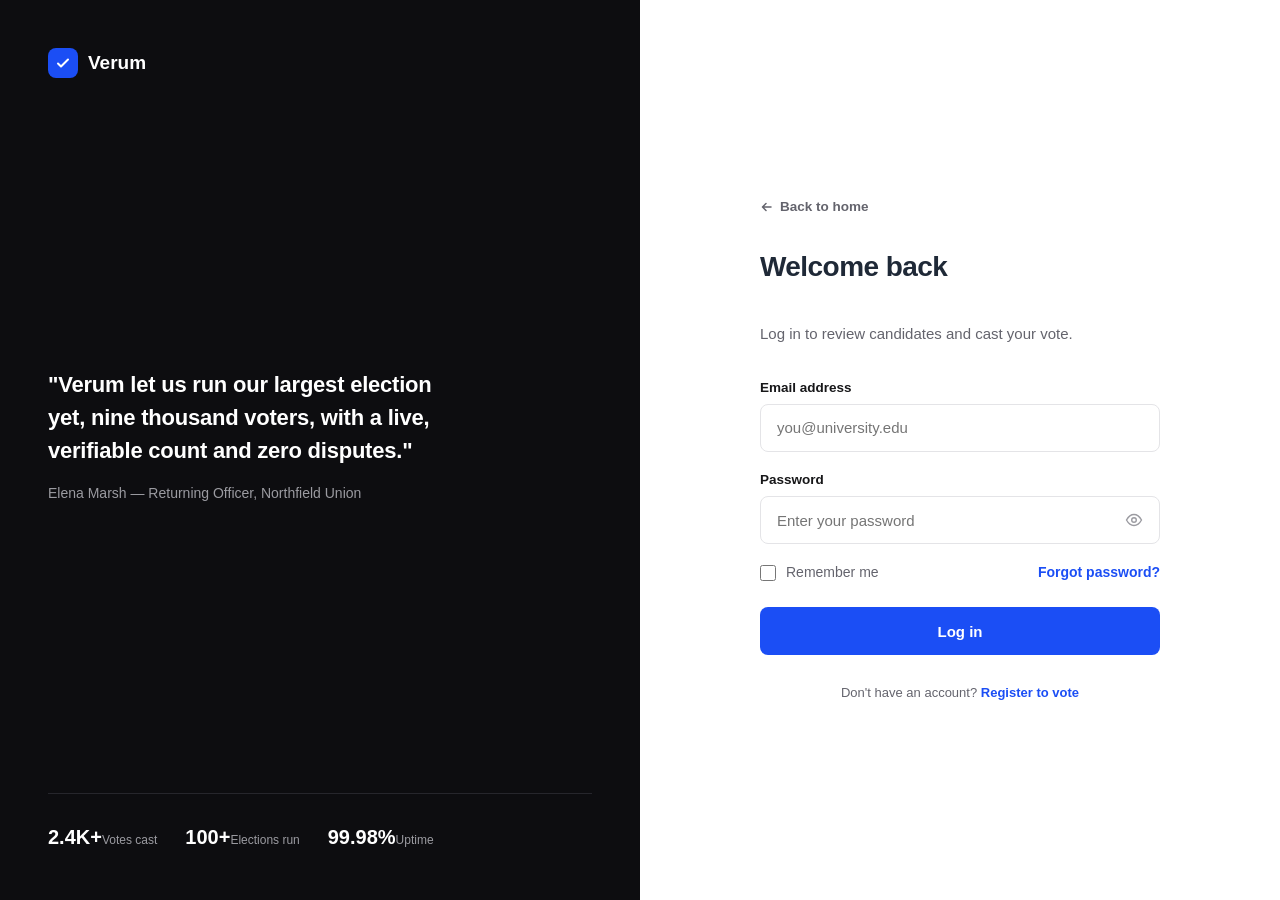
<file: pages/login.html>
<!DOCTYPE html>
<html lang="en">
<head>
<meta charset="UTF-8">
<meta name="viewport" content="width=device-width, initial-scale=1.0">
<title>Log in — Verum</title>
<link rel="stylesheet" href="../css/styles.css">
<link rel="stylesheet" href="../css/dashbaord.css">
</head>
<body>

<div class="auth-wrapper">

  <!-- Left brand panel -->
  <aside class="auth-panel">
    <a href="../index.html" class="logo">
      <span class="logo-mark">
        <svg width="16" height="16" viewBox="0 0 16 16" fill="none">
          <path d="M3 8.5L6 11.5L13 4.5" stroke="white" stroke-width="2" stroke-linecap="round" stroke-linejoin="round"/>
        </svg>
      </span>
      Verum
    </a>

    <div class="auth-quote">
      <p>"Verum let us run our largest election yet, nine thousand voters, with a live, verifiable count and zero disputes."</p>
      <div class="quote-author">Elena Marsh — Returning Officer, Northfield Union</div>
    </div>

    <div class="auth-panel-stats">
      <div><span class="num">2.4K+</span><span class="label">Votes cast</span></div>
      <div><span class="num">100+</span><span class="label">Elections run</span></div>
      <div><span class="num">99.98%</span><span class="label">Uptime</span></div>
    </div>
  </aside>

  <!-- Right form side -->
  <main class="auth-form-side">
    <div class="auth-box">
      <a href="../index.html" class="back-link">
        <svg width="14" height="14" viewBox="0 0 14 14" fill="none">
          <path d="M11 7H3M6 3.5L2.5 7 6 10.5" stroke="currentColor" stroke-width="1.5" stroke-linecap="round" stroke-linejoin="round"/>
        </svg>
        Back to home
      </a>

      <h1>Welcome back</h1>
      <p class="sub-text">Log in to review candidates and cast your vote.</p>

      <form id="loginForm">
        <div class="form-group">
          <label for="email">Email address</label>
          <div class="input-wrap">
            <input type="email" id="loginemail" name="email" placeholder="you@university.edu" autocomplete="email" required>
          </div>
        </div>

        <div class="form-group">
          <label for="loginPassword">Password</label>
          <div class="input-wrap">
            <input type="password" id="loginPassword" name="password" placeholder="Enter your password" autocomplete="current-password" required>
            <button type="button" class="toggle-password" data-target="loginPassword" aria-label="Show password">
              <svg class="eye-open" width="18" height="18" viewBox="0 0 18 18" fill="none">
                <path d="M1.5 9S4.5 3.5 9 3.5 16.5 9 16.5 9 13.5 14.5 9 14.5 1.5 9 1.5 9z" stroke="currentColor" stroke-width="1.4"/>
                <circle cx="9" cy="9" r="2.3" stroke="currentColor" stroke-width="1.4"/>
              </svg>
              <svg class="eye-closed" width="18" height="18" viewBox="0 0 18 18" fill="none" style="display:none;">
                <path d="M1.5 9S4.5 3.5 9 3.5 16.5 9 16.5 9 13.5 14.5 9 14.5 1.5 9 1.5 9z" stroke="currentColor" stroke-width="1.4"/>
                <path d="M2.5 2.5l13 13" stroke="currentColor" stroke-width="1.4" stroke-linecap="round"/>
              </svg>
            </button>
          </div>
        </div>

        <div class="form-row-between">
          <label class="checkbox-line">
            <input type="checkbox" id="remember" name="remember">
            Remember me
          </label>
          <a href="#" class="link-blue">Forgot password?</a>
        </div>

        <button type="submit" class="btn btn-primary btn-block">Log in</button>
      </form>
      <p class="auth-footer-text">Don't have an account? <a href="register.html">Register to vote</a></p>
    </div>
  </main>

</div>

<script type="module" src="../js/login.js"></script>
</body>
</html>
</file>
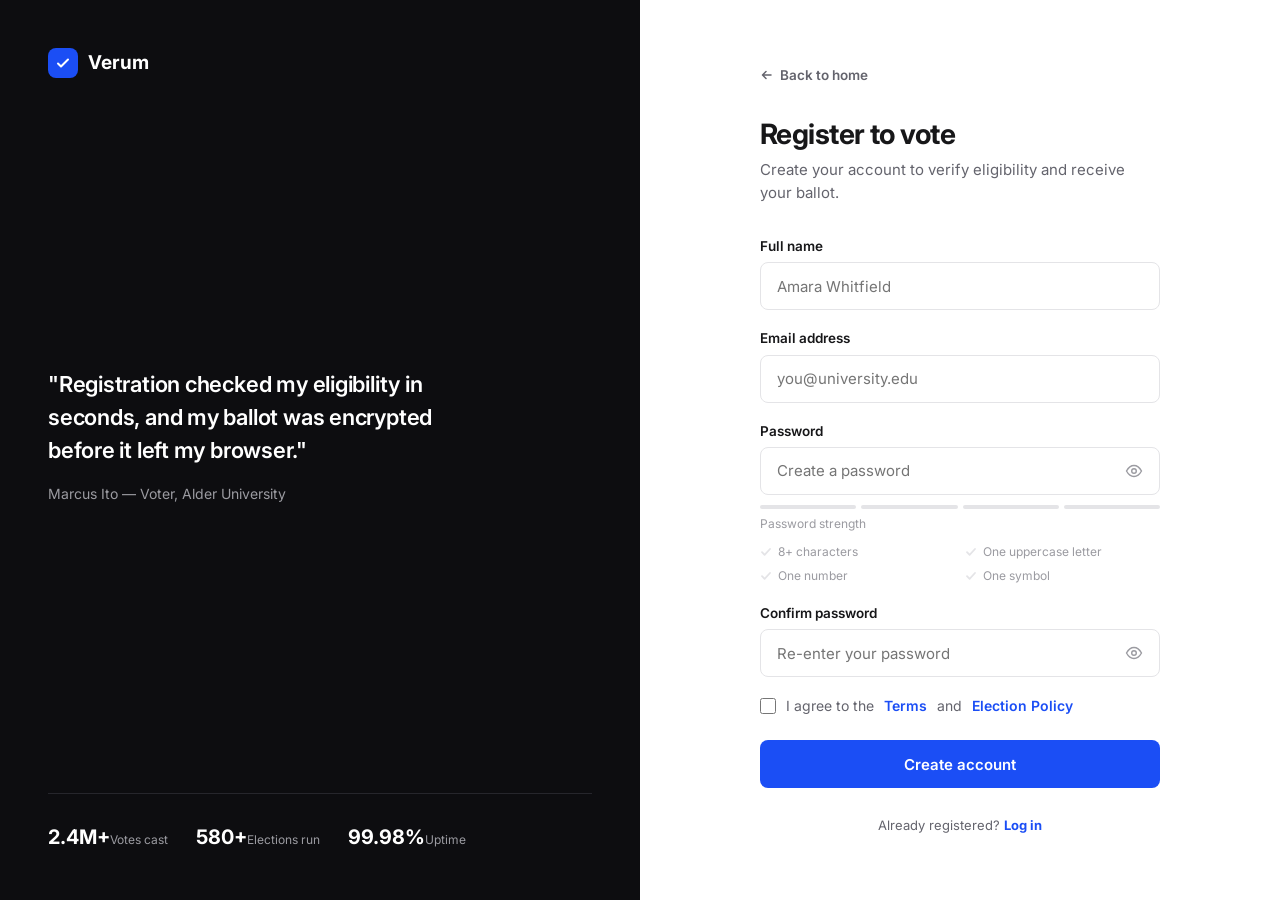
<file: pages/register.html>
<!DOCTYPE html>
<html lang="en">
<head>
<meta charset="UTF-8">
<meta name="viewport" content="width=device-width, initial-scale=1.0">
<title>Register — Verum</title>
<link rel="stylesheet" href="../css/styles.css">
</head>
<body>

<div class="auth-wrapper">

  <!-- Left brand panel -->
  <aside class="auth-panel">
    <a href="../index.html" class="logo">
      <span class="logo-mark">
        <svg width="16" height="16" viewBox="0 0 16 16" fill="none">
          <path d="M3 8.5L6 11.5L13 4.5" stroke="white" stroke-width="2" stroke-linecap="round" stroke-linejoin="round"/>
        </svg>
      </span>
      Verum
    </a>

    <div class="auth-quote">
      <p>"Registration checked my eligibility in seconds, and my ballot was encrypted before it left my browser."</p>
      <div class="quote-author">Marcus Ito — Voter, Alder University</div>
    </div>

    <div class="auth-panel-stats">
      <div><span class="num">2.4M+</span><span class="label">Votes cast</span></div>
      <div><span class="num">580+</span><span class="label">Elections run</span></div>
      <div><span class="num">99.98%</span><span class="label">Uptime</span></div>
    </div>
  </aside>

  <!-- Right form side -->
  <main class="auth-form-side">
    <div class="auth-box">
      <a href="../index.html" class="back-link">
        <svg width="14" height="14" viewBox="0 0 14 14" fill="none">
          <path d="M11 7H3M6 3.5L2.5 7 6 10.5" stroke="currentColor" stroke-width="1.5" stroke-linecap="round" stroke-linejoin="round"/>
        </svg>
        Back to home
      </a>

      <h1>Register to vote</h1>
      <p class="sub-text">Create your account to verify eligibility and receive your ballot.</p>

      <form id="singupForm">
        <div class="form-group">
          <label for="fullName">Full name</label>
          <div class="input-wrap">
            <input type="text" id="fullName" name="fullName" placeholder="Amara Whitfield" autocomplete="name" required>
          </div>
        </div>

        <div class="form-group">
          <label for="regEmail">Email address</label>
          <div class="input-wrap">
            <input type="email" id="regEmail" name="email" placeholder="you@university.edu" autocomplete="email" required>
          </div>
        </div>

        <div class="form-group">
          <label for="password">Password</label>
          <div class="input-wrap">
            <input type="password" id="password" name="password" placeholder="Create a password" autocomplete="new-password" required>
            <button type="button" class="toggle-password" data-target="password" aria-label="Show password">
              <svg class="eye-open" width="18" height="18" viewBox="0 0 18 18" fill="none">
                <path d="M1.5 9S4.5 3.5 9 3.5 16.5 9 16.5 9 13.5 14.5 9 14.5 1.5 9 1.5 9z" stroke="currentColor" stroke-width="1.4"/>
                <circle cx="9" cy="9" r="2.3" stroke="currentColor" stroke-width="1.4"/>
              </svg>
              <svg class="eye-closed" width="18" height="18" viewBox="0 0 18 18" fill="none" style="display:none;">
                <path d="M1.5 9S4.5 3.5 9 3.5 16.5 9 16.5 9 13.5 14.5 9 14.5 1.5 9 1.5 9z" stroke="currentColor" stroke-width="1.4"/>
                <path d="M2.5 2.5l13 13" stroke="currentColor" stroke-width="1.4" stroke-linecap="round"/>
              </svg>
            </button>
          </div>

          <div class="strength-bars">
            <i></i><i></i><i></i><i></i>
          </div>
          <div class="strength-label">
            <span>Password strength</span>
            <span id="strengthText"></span>
          </div>

          <ul class="requirement-list">
            <li data-rule="length">
              <svg width="12" height="12" viewBox="0 0 12 12" fill="none"><path d="M2 6.2l2.6 2.6L10 3" stroke="currentColor" stroke-width="1.8" stroke-linecap="round" stroke-linejoin="round"/></svg>
              8+ characters
            </li>
            <li data-rule="upper">
              <svg width="12" height="12" viewBox="0 0 12 12" fill="none"><path d="M2 6.2l2.6 2.6L10 3" stroke="currentColor" stroke-width="1.8" stroke-linecap="round" stroke-linejoin="round"/></svg>
              One uppercase letter
            </li>
            <li data-rule="number">
              <svg width="12" height="12" viewBox="0 0 12 12" fill="none"><path d="M2 6.2l2.6 2.6L10 3" stroke="currentColor" stroke-width="1.8" stroke-linecap="round" stroke-linejoin="round"/></svg>
              One number
            </li>
            <li data-rule="symbol">
              <svg width="12" height="12" viewBox="0 0 12 12" fill="none"><path d="M2 6.2l2.6 2.6L10 3" stroke="currentColor" stroke-width="1.8" stroke-linecap="round" stroke-linejoin="round"/></svg>
              One symbol
            </li>
          </ul>
        </div>

        <div class="form-group">
          <label for="confirmPassword">Confirm password</label>
          <div class="input-wrap">
            <input type="password" id="confirmPassword" name="confirmPassword" placeholder="Re-enter your password" autocomplete="new-password" required>
            <button type="button" class="toggle-password" data-target="confirmPassword" aria-label="Show password">
              <svg class="eye-open" width="18" height="18" viewBox="0 0 18 18" fill="none">
                <path d="M1.5 9S4.5 3.5 9 3.5 16.5 9 16.5 9 13.5 14.5 9 14.5 1.5 9 1.5 9z" stroke="currentColor" stroke-width="1.4"/>
                <circle cx="9" cy="9" r="2.3" stroke="currentColor" stroke-width="1.4"/>
              </svg>
              <svg class="eye-closed" width="18" height="18" viewBox="0 0 18 18" fill="none" style="display:none;">
                <path d="M1.5 9S4.5 3.5 9 3.5 16.5 9 16.5 9 13.5 14.5 9 14.5 1.5 9 1.5 9z" stroke="currentColor" stroke-width="1.4"/>
                <path d="M2.5 2.5l13 13" stroke="currentColor" stroke-width="1.4" stroke-linecap="round"/>
              </svg>
            </button>
          </div>
          <p class="helper-note" id="confirmNote"></p>
        </div>

        <div class="form-row-between" style="align-items:flex-start;">
          <label class="checkbox-line">
            <input type="checkbox" id="terms" name="terms" required>
            I agree to the <a href="#" class="link-blue">Terms</a> and <a href="#" class="link-blue">Election Policy</a>
          </label>
        </div>

        <button type="submit" class="btn btn-primary btn-block">Create account</button>
      </form>

      <p class="auth-footer-text">Already registered? <a href="login.html">Log in</a></p>
    </div>
  </main>

</div>

<script type="module" src="../js/singup.js"></script>
<script src="../script.js"></script>
</body>
</html>
</file>
<file: css/styles.css>
/* =========================================
   Verum — main stylesheet
   Clean, minimal style. Single font (Inter),
   mostly black/white/gray with one blue accent.
   ========================================= */

@import url('https://fonts.googleapis.com/css2?family=Inter:wght@400;500;600;700;800&family=Roboto+Mono:wght@400;500&display=swap');

/* ---- Basic reset ---- */
* {
  box-sizing: border-box;
  margin: 0;
  padding: 0;
}

html {
  scroll-behavior: smooth;
}

body {
  font-family: 'Inter', -apple-system, BlinkMacSystemFont, 'Segoe UI', Roboto, Helvetica, Arial, sans-serif;
  color: #171719;
  background-color: #ffffff;
  line-height: 1.5;
  -webkit-font-smoothing: antialiased;
}

img {
  max-width: 100%;
  display: block;
}

a {
  color: inherit;
  text-decoration: none;
}

ul {
  list-style: none;
}

button {
  font-family: inherit;
  cursor: pointer;
}

/* ---- Colors (used directly, no big token system) ----
  Text:        #171719 (near black)
  Muted text:  #64646d
  Background:  #ffffff / #fafafa / #f4f4f6
  Border:      #e4e4e7
  Accent:      #1B4EF5 (blue)
  Accent dark: #1B4EF5
  Accent bg:   #eef0ff
  Dark bg:     #0d0d10
*/

.container {
  max-width: 1300px;
  margin: 0 auto;
  padding: 0 24px;
}

section {
  padding: 96px 0;
}

/* ---- Headings ---- */
h1, h2, h3, h4 {
  font-weight: 700;
  letter-spacing: -0.02em;
  line-height: 1.2;
}

.eyebrow {
  display: inline-flex;
  align-items: center;
  gap: 8px;
  font-size: 13px;
  font-weight: 600;
  color: #1B4EF5;
  text-transform: uppercase;
  letter-spacing: 0.05em;
  margin-bottom: 16px;
}

.eyebrow::before {
  content: "";
  width: 6px;
  height: 6px;
  border-radius: 50%;
  background: #1B4EF5;
}

.section-title {
  font-size: clamp(28px, 4vw, 42px);
  max-width: 600px;
}

.section-text {
  margin-top: 16px;
  font-size: 17px;
  color: #64646d;
  max-width: 540px;
  line-height: 1.6;
}

.center {
  text-align: center;
  margin-left: auto;
  margin-right: auto;
}

/* ---- Buttons ---- */
.btn {
  display: inline-flex;
  align-items: center;
  justify-content: center;
  gap: 8px;
  height: 48px;
  padding: 0 24px;
  border-radius: 8px;
  font-size: 15px;
  font-weight: 600;
  border: 1px solid transparent;
  transition: background 0.15s ease, border-color 0.15s ease, transform 0.15s ease;
}

.btn-primary {
  background: #1B4EF5;
  color: #ffffff;
}

.btn-primary:hover {
  background: #1B4EF5;
}

.btn-secondary {
  background: #ffffff;
  color: #171719;
  border-color: #e4e4e7;
}

.btn-secondary:hover {
  border-color: #171719;
}

.btn-dark {
  background: #ffffff;
  color: #0d0d10;
}

.btn-dark:hover {
  background: #e4e4e7;
}

.btn-outline-light {
  background: transparent;
  color: #ffffff;
  border-color: #4a4a52;
}

.btn-outline-light:hover {
  border-color: #ffffff;
}

.btn-block {
  width: 100%;
}

.btn-sm {
  height: 40px;
  padding: 0 16px;
  font-size: 14px;
}

/* =========================================
   Navigation
   ========================================= */

.navbar {
  position: sticky;
  top: 0;
  z-index: 50;
  background: #ffffff;
  border-bottom: 1px solid #e4e4e7;
}

.navbar-inner {
  height: 72px;
  display: flex;
  align-items: center;
  justify-content: space-between;
}

.logo {
  display: flex;
  align-items: center;
  gap: 10px;
  font-size: 19px;
  font-weight: 700;
}

.logo-mark {
  width: 30px;
  height: 30px;
  border-radius: 8px;
  background: #1B4EF5;
  display: flex;
  align-items: center;
  justify-content: center;
}

.nav-links {
  display: flex;
  gap: 32px;
}

.nav-links a {
  font-size: 14px;
  font-weight: 500;
  color: #64646d;
}

.nav-links a:hover {
  color: #171719;
}

.nav-buttons {
  display: flex;
  align-items: center;
  gap: 12px;
}

.nav-toggle {
  display: none;
  width: 40px;
  height: 40px;
  border: 1px solid #e4e4e7;
  border-radius: 8px;
  background: #fff;
  align-items: center;
  justify-content: center;
}

/* =========================================
   Hero
   ========================================= */

.hero {
  padding: 88px 0 64px;
}

.hero-inner {
  display: grid;
  grid-template-columns: 1fr 1fr;
  gap: 56px;
  align-items: center;
}

.hero-text h1 {
  font-size: clamp(38px, 5vw, 58px);
  margin-top: 16px;
}

.hero-text h1 span {
  color: #1B4EF5;
}

.hero-text p {
  margin-top: 20px;
  font-size: 18px;
  color: #64646d;
  max-width: 460px;
  line-height: 1.65;
}

.hero-buttons {
  display: flex;
  gap: 14px;
  margin-top: 32px;
  flex-wrap: wrap;
}

.hero-stats {
  display: flex;
  gap: 32px;
  margin-top: 48px;
  padding-top: 32px;
  border-top: 1px solid #e4e4e7;
}

.hero-stats div span {
  display: block;
}

.hero-stats .num {
  font-size: 24px;
  font-weight: 700;
}

.hero-stats .label {
  font-size: 13px;
  color: #64646d;
  margin-top: 4px;
}

/* ---- Hero product mockup card ---- */
.mockup {
  background: #ffffff;
  border: 1px solid #e4e4e7;
  border-radius: 12px;
  box-shadow: 0 20px 50px rgba(0, 0, 0, 0.08);
  overflow: hidden;
}

.mockup-header {
  display: flex;
  align-items: center;
  gap: 6px;
  padding: 14px 18px;
  border-bottom: 1px solid #e4e4e7;
  background: #fafafa;
}

.mockup-header .dot {
  width: 9px;
  height: 9px;
  border-radius: 50%;
  background: #e4e4e7;
}

.mockup-header .title {
  margin-left: 8px;
  font-size: 12px;
  color: #64646d;
  font-family: 'Roboto Mono', monospace;
}

.mockup-body {
  padding: 24px;
}

.mockup-body .row-label {
  font-size: 12px;
  color: #64646d;
  text-transform: uppercase;
  letter-spacing: 0.04em;
  margin-bottom: 12px;
}

.candidate-row {
  display: flex;
  align-items: center;
  justify-content: space-between;
  padding: 12px 14px;
  border: 1px solid #e4e4e7;
  border-radius: 8px;
  margin-bottom: 10px;
}

.candidate-row.selected {
  border-color: #1B4EF5;
  background: #eef0ff;
}

.candidate-row .name {
  font-size: 14px;
  font-weight: 600;
}

.candidate-row .role {
  font-size: 12px;
  color: #64646d;
  margin-top: 2px;
}

.radio {
  width: 20px;
  height: 20px;
  border-radius: 50%;
  border: 2px solid #e4e4e7;
  flex-shrink: 0;
  display: flex;
  align-items: center;
  justify-content: center;
}

.candidate-row.selected .radio {
  border-color: #1B4EF5;
  background: #1B4EF5;
}

.mockup-results {
  margin-top: 20px;
  padding-top: 20px;
  border-top: 1px dashed #e4e4e7;
}

.bar-row {
  display: flex;
  align-items: center;
  gap: 12px;
  margin-bottom: 10px;
  font-size: 12px;
}

.bar-row .bar-label {
  width: 90px;
  color: #64646d;
  flex-shrink: 0;
}

.bar-track {
  flex: 1;
  height: 8px;
  background: #f1f1f2;
  border-radius: 4px;
  overflow: hidden;
}

.bar-fill {
  height: 100%;
  background: #1B4EF5;
  border-radius: 4px;
}

.bar-row .bar-pct {
  width: 36px;
  text-align: right;
  font-family: 'Roboto Mono', monospace;
  flex-shrink: 0;
}

/* =========================================
   Logo strip
   ========================================= */

.logo-strip {
  padding: 40px 0;
  border-top: 1px solid #e4e4e7;
  border-bottom: 1px solid #e4e4e7;
}

.logo-strip-inner {
  display: flex;
  align-items: center;
  justify-content: space-between;
  flex-wrap: wrap;
  gap: 20px;
}

.logo-strip-label {
  font-size: 13px;
  color: #64646d;
  font-weight: 500;
}

.logo-list {
  display: flex;
  gap: 40px;
  flex-wrap: wrap;
}

.logo-list span {
  font-weight: 700;
  font-size: 16px;
  color: #9b9ba1;
}

/* =========================================
   Features
   ========================================= */

.feature-grid {
  display: grid;
  grid-template-columns: repeat(3, 1fr);
  gap: 24px;
  margin-top: 56px;
}

.feature-card {
  border: 1px solid #e4e4e7;
  border-radius: 12px;
  padding: 28px;
  transition: border-color 0.15s ease, transform 0.15s ease;
}

.feature-card:hover {
  border-color: #1B4EF5;
  transform: translateY(-3px);
}

.feature-icon {
  width: 44px;
  height: 44px;
  border-radius: 10px;
  background: #eef0ff;
  color: #1B4EF5;
  display: flex;
  align-items: center;
  justify-content: center;
  margin-bottom: 20px;
}

.feature-card h3 {
  font-size: 18px;
  margin-bottom: 8px;
}

.feature-card p {
  font-size: 14.5px;
  color: #64646d;
  line-height: 1.6;
}

/* =========================================
   How it works
   ========================================= */

.steps {
  display: grid;
  grid-template-columns: repeat(3, 1fr);
  gap: 32px;
  margin-top: 56px;
}

.step-number {
  width: 36px;
  height: 36px;
  border-radius: 8px;
  background: #171719;
  color: #ffffff;
  font-weight: 700;
  font-size: 14px;
  display: flex;
  align-items: center;
  justify-content: center;
  margin-bottom: 20px;
}

.step h3 {
  font-size: 18px;
  margin-bottom: 8px;
}

.step p {
  font-size: 14.5px;
  color: #64646d;
  line-height: 1.6;
}

/* =========================================
   Stats band
   ========================================= */

.stats-section {
  background: #fafafa;
  border-top: 1px solid #e4e4e7;
  border-bottom: 1px solid #e4e4e7;
}

.stats-grid {
  display: grid;
  grid-template-columns: repeat(4, 1fr);
  gap: 24px;
  margin-top: 48px;
}

.stat-box {
  padding: 24px;
  background: #ffffff;
  border: 1px solid #e4e4e7;
  border-radius: 12px;
}

.stat-num {
  font-size: 32px;
  font-weight: 700;
  font-family: 'Roboto Mono', monospace;
}

.stat-label {
  margin-top: 8px;
  font-size: 13.5px;
  color: #64646d;
}

/* =========================================
   Security section
   ========================================= */

.security-grid {
  display: grid;
  grid-template-columns: 1fr 1fr;
  gap: 56px;
  align-items: center;
}

.security-item {
  display: flex;
  gap: 14px;
  margin-top: 24px;
}

.security-item .icon-box {
  width: 36px;
  height: 36px;
  border-radius: 8px;
  background: #f1f1f2;
  color: #171719;
  display: flex;
  align-items: center;
  justify-content: center;
  flex-shrink: 0;
}

.security-item h4 {
  font-size: 15px;
  margin-bottom: 4px;
}

.security-item p {
  font-size: 14px;
  color: #64646d;
  line-height: 1.6;
}

.security-visual {
  background: #0d0d10;
  border-radius: 12px;
  padding: 40px;
  color: #ffffff;
  font-family: 'Roboto Mono', monospace;
  font-size: 13px;
  line-height: 1.9;
}

.security-visual .line {
  display: flex;
  gap: 10px;
  color: #9b9ba1;
}

.security-visual .line .ok {
  color: #4ade80;
}

/* =========================================
   CTA band
   ========================================= */

.cta-section {
  background: #0d0d10;
  color: #ffffff;
  border-radius: 16px;
  padding: 64px;
  text-align: center;
  margin: 0 24px;
  max-width: 1152px;
  margin-left: auto;
  margin-right: auto;
}

.cta-section h2 {
  font-size: clamp(26px, 3.4vw, 36px);
  color: #ffffff;
}

.cta-section p {
  margin-top: 12px;
  color: #9b9ba1;
  font-size: 16px;
}

.cta-buttons {
  display: flex;
  justify-content: center;
  gap: 14px;
  margin-top: 32px;
  flex-wrap: wrap;
}

/* =========================================
   Footer
   ========================================= */

.footer {
  background: #0d0d10;
  color: #9b9ba1;
  padding: 72px 0 32px;
  margin-top: 96px;
}

.footer-grid {
  display: grid;
  grid-template-columns: 1.5fr 1fr 1fr 1fr;
  gap: 40px;
  padding-bottom: 48px;
  border-bottom: 1px solid #26262c;
}

.footer-brand p {
  margin-top: 14px;
  font-size: 14px;
  max-width: 260px;
  line-height: 1.6;
}

.footer-col h5 {
  font-size: 13px;
  color: #ffffff;
  margin-bottom: 16px;
  text-transform: uppercase;
  letter-spacing: 0.04em;
}

.footer-col ul li {
  margin-bottom: 12px;
}

.footer-col a {
  font-size: 14px;
  color: #9b9ba1;
}

.footer-col a:hover {
  color: #ffffff;
}

.footer-bottom {
  padding-top: 24px;
  display: flex;
  align-items: center;
  justify-content: space-between;
  font-size: 13px;
  flex-wrap: wrap;
  gap: 12px;
}

/* =========================================
   Scroll reveal (simple fade-up)
   ========================================= */

.reveal {
  opacity: 0;
  transform: translateY(16px);
  transition: opacity 0.6s ease, transform 0.6s ease;
}

.reveal.is-visible {
  opacity: 1;
  transform: translateY(0);
}

/* =========================================
   Auth pages (login / register)
   ========================================= */

.auth-wrapper {
  min-height: 100vh;
  display: grid;
  grid-template-columns: 1fr 1fr;
}

.auth-panel {
  background: #0d0d10;
  color: #ffffff;
  padding: 48px;
  display: flex;
  flex-direction: column;
  justify-content: space-between;
}

.auth-panel .logo {
  color: #ffffff;
}

.auth-quote {
  max-width: 400px;
}

.auth-quote p {
  font-size: 22px;
  font-weight: 600;
  line-height: 1.5;
  letter-spacing: -0.01em;
}

.auth-quote .quote-author {
  margin-top: 16px;
  font-size: 14px;
  color: #9b9ba1;
}

.auth-panel-stats {
  display: flex;
  gap: 28px;
  padding-top: 28px;
  border-top: 1px solid #26262c;
}

.auth-panel-stats .num {
  font-size: 20px;
  font-weight: 700;
}

.auth-panel-stats .label {
  font-size: 12px;
  color: #9b9ba1;
  margin-top: 4px;
}

.auth-form-side {
  display: flex;
  align-items: center;
  justify-content: center;
  padding: 40px 24px;
}

.auth-box {
  width: 100%;
  max-width: 400px;
}

.back-link {
  display: inline-flex;
  align-items: center;
  gap: 6px;
  font-size: 13.5px;
  font-weight: 600;
  color: #64646d;
  margin-bottom: 32px;
}

.back-link:hover {
  color: #171719;
}

.auth-box h1 {
  font-size: 28px;
}

.auth-box .sub-text {
  margin-top: 8px;
  color: #64646d;
  font-size: 15px;
  margin-bottom: 32px;
}

.form-group {
  margin-bottom: 18px;
}

.form-group label {
  display: block;
  font-size: 13.5px;
  font-weight: 600;
  margin-bottom: 6px;
}

.input-wrap {
  position: relative;
  display: flex;
  align-items: center;
}

.input-wrap input {
  width: 100%;
  height: 48px;
  border: 1px solid #e4e4e7;
  border-radius: 8px;
  padding: 0 16px;
  font-size: 15px;
  font-family: inherit;
  color: #171719;
}

.input-wrap input:focus {
  outline: none;
  border-color: #1B4EF5;
  box-shadow: 0 0 0 3px #eef0ff;
}

.toggle-password {
  position: absolute;
  right: 12px;
  background: none;
  border: none;
  color: #9b9ba1;
  width: 28px;
  height: 28px;
  display: flex;
  align-items: center;
  justify-content: center;
}

.toggle-password:hover {
  color: #171719;
}

.form-row-between {
  display: flex;
  align-items: center;
  justify-content: space-between;
  margin: 4px 0 24px;
}

.checkbox-line {
  display: flex;
  align-items: center;
  gap: 10px;
  font-size: 14px;
  flex-wrap: wrap;
  color: #64646d;
}

.checkbox-line input {
  width: 16px;
  height: 16px;
}

.link-blue {
  font-size: 14px;
  font-weight: 600;
  color: #1B4EF5;
}

.link-blue:hover {
  text-decoration: underline;
}

.divider-line {
  display: flex;
  align-items: center;
  gap: 12px;
  margin: 24px 0;
  color: #9b9ba1;
  font-size: 13px;
}

.divider-line::before,
.divider-line::after {
  content: "";
  flex: 1;
  height: 1px;
  background: #e4e4e7;
}

.auth-footer-text {
  margin-top: 28px;
  text-align: center;
  font-size: 13px;
  color: #64646d;
}

.auth-footer-text a {
  font-weight: 700;
  color: #1B4EF5;
}

.helper-note {
  margin-top: 6px;
  font-size: 12.5px;
  color: #9b9ba1;
}

.helper-note.error {
  color: #dc2626;
}

/* Password strength bars */
.strength-bars {
  display: flex;
  gap: 5px;
  margin-top: 10px;
}

.strength-bars i {
  flex: 1;
  height: 4px;
  border-radius: 2px;
  background: #e4e4e7;
}

.strength-label {
  display: flex;
  justify-content: space-between;
  margin-top: 6px;
  font-size: 12px;
  color: #9b9ba1;
}

.requirement-list {
  margin-top: 10px;
  display: grid;
  grid-template-columns: 1fr 1fr;
  gap: 6px 10px;
}

.requirement-list li {
  display: flex;
  align-items: center;
  gap: 6px;
  font-size: 12px;
  color: #9b9ba1;
}

.requirement-list li.met {
  color: #16a34a;
}

.requirement-list li svg {
  color: #e4e4e7;
}

.requirement-list li.met svg {
  color: #16a34a;
}

/* =========================================
   Responsive
   ========================================= */

@media (max-width: 1000px) {
  .hero-inner,
  .security-grid {
    grid-template-columns: 1fr;
  }
  .footer-grid {
    grid-template-columns: 1fr 1fr;
  }
  .auth-panel {
    display: none;
  }
  .auth-wrapper {
    grid-template-columns: 1fr;
  }
}

@media (max-width: 800px) {
  .nav-links {
    display: none;
    position: absolute;
    top: 72px;
    left: 0;
    right: 0;
    background: #ffffff;
    border-bottom: 1px solid #e4e4e7;
    flex-direction: column;
    gap: 0;
    padding: 8px 24px 16px;
  }
  .nav-links.open {
    display: flex;
  }
  .nav-links a {
    padding: 12px 0;
    border-bottom: 1px solid #f1f1f2;
  }
  
  .feature-grid,
  .steps {
    grid-template-columns: 1fr;
  }
  .stats-grid {
    grid-template-columns: 1fr 1fr;
  }
  section {
    padding: 64px 0;
  }
  .cta-section {
    padding: 40px 24px;
  }
}

@media (max-width: 560px) {
  .container {
    padding: 0 20px;
  }
  .hero-buttons .btn,
  .cta-buttons .btn {
    width: 100%;
  }
  .hero-buttons,
  .cta-buttons {
    flex-direction: column;
  }
  .footer-grid {
    grid-template-columns: 1fr;
  }
  .footer-bottom {
    flex-direction: column;
    align-items: flex-start;
  }
  .logo-strip-inner {
    flex-direction: column;
    align-items: flex-start;
  }
}
</file>
<file: css/dashbaord.css>
@import url('https://fonts.googleapis.com/css2?family=Inter:wght@400;500;600;700;800&family=Roboto+Mono:wght@400;500&display=swap');

/* ---- Basic reset ---- */
* {
  box-sizing: border-box;
  margin: 0;
  padding: 0;
}

html {
  scroll-behavior: smooth;
}

body {
  font-family: "Manrope", sans-serif;
  color: #171719;
  background-color: #ffffff;
  line-height: 1.5;
  -webkit-font-smoothing: antialiased;
}

img {
  max-width: 100%;
  display: block;
}

a {
  color: inherit;
  text-decoration: none;
}

ul {
  list-style: none;
}

button {
  font-family: inherit;
  cursor: pointer;
}

:root {
 
  /* ---- Fonts ---- */
  --font-sans: 'Inter', -apple-system, BlinkMacSystemFont, 'Segoe UI', Roboto, Helvetica, Arial, sans-serif;
  --font-mono: 'Roboto Mono', monospace;
 
  /* ---- Color: text ---- */
  --color-text:        #171719; /* near black */
  --color-text-muted:  #64646d;
  --color-text-faint:  #9b9ba1; /* muted text on dark backgrounds */
 
  /* ---- Color: surfaces ---- */
  --color-bg:        #ffffff;
  --color-bg-soft:   #fafafa; /* mockup header, stats section */
  --color-bg-alt:    #f1f1f2; /* bar tracks, icon boxes */
  --color-dark:      #0d0d10; 
   --glass-bg:       rgba(56, 66, 252, 0.948);
 
  /* ---- Color: borders ---- */
  --color-border:       #e4e4e7;
  --color-border-dark:  #26262c; /* borders sitting on --color-dark */
  --color-border-outline-on-dark: #4a4a52; /* .btn-outline-light border */
 
  /* ---- Color: accent ---- */
  --color-accent:       #15199a;
  --color-accent-dark:  #15199a;
  --color-accent-bg:    #eef0ff;
 
  /* ---- Color: feedback ---- */
  --color-success:        #16a34a;
  --color-success-bright: #4ade80; /* security visual "ok" lines */
  --color-error:          #dc2626;
 
  /* ---- Radius ---- */
  --radius-sm: 4px;
  --radius-md: 8px;
  --radius-lg: 12px;
  --radius-xl: 16px;
 
  /* ---- Shadow ---- */
  --shadow-mockup: 0 20px 50px rgba(0, 0, 0, 0.08);
  --shadow-focus:  0 0 0 3px var(--color-accent-bg);
 
  /* ---- Motion ---- */
  --transition-fast: 0.15s ease;
  --transition-slow: 0.6s ease;
 
  /* ---- Spacing (used across sections/cards) ---- */
  --space-1: 4px;
  --space-2: 6px;
  --space-3: 8px;
  --space-4: 10px;
  --space-5: 12px;
  --space-6: 14px;
  --space-7: 16px;
  --space-8: 20px;
  --space-9: 24px;
  --space-10: 28px;
  --space-11: 32px;
  --space-12: 40px;
  --space-13: 48px;
  --space-14: 56px;
  --space-15: 64px;
  --space-16: 72px;
  --space-17: 96px;
 
  /* ---- Layout ---- */
  --container-max: 1200px;
  --nav-height: 72px;
}


header{
    height: 3.5rem;
    position: absolute;
    top: 0;
    left: 0;
    width: 100%;
    right: 0;
    box-shadow: rgba(0, 0, 0, 0.1) 0px 1px 3px 0px, rgba(0, 0, 0, 0.06) 0px 1px 2px 0px;
    background-color: #ffffff !important;
    z-index: 1111;
}

.dashboard-header{
    display: flex;
    align-items: center;
    height: 100%;
    justify-content: space-between;
}

.fa-solid.fa-solid{
    font-size: 1.3rem;
    cursor: pointer;
}
.logout-container{
  display: flex;
  align-items: center;
  gap: 0.5rem;
}

.user-detailed-info{
    position: absolute;
    top:3.5rem;
    right: 0;
    width: 100%;
    max-width: 400px;
    box-shadow: rgba(0, 0, 0, 0.05) 0px 0px 0px 1px;
    display: flex;
    flex-direction: column;
    height: fit-content;
    gap: 1.2rem;
    background-color: #ffffff;
    color: #020232;
    font-size: 1rem;
    height: 0px;
    padding: 0;
    overflow: hidden;
    transition: height 0.2s ease;
    display: flex;
    justify-content: center;
    align-items: flex-start;
}



.user-detailed-info.active{
  height:150px;
  padding: 0.8rem 1.3rem;
  overflow: visible;
}

.user-detailed-info .email-section{
    display: flex;
    gap: 0.5rem;
    align-items: center;
}


.election-section{
    margin-top: 6rem;
}


.filter{
    display: flex;
    gap: 1rem;
    margin-block: var(--space-12);
    flex-wrap: wrap;

}

.filter .status {
  border: 1px solid #b3b3b3;
  border-radius: var(--radius-xl);
  padding: var(--space-1) var(--space-4);
  box-shadow: rgba(0, 0, 0, 0.1) 0px 4px 12px;
  cursor: pointer;
  color: #1B4EF5;
}

.status.active{
  background-color: #1B4EF5;
  color: #ffffff;
}



/* Modal */
.election-model{
    max-width: 600px;
    background:#fff;
    border-radius:10px;
    padding:45px 55px;
    position:relative;
    box-shadow:0 20px 60px rgba(0,0,0,.15);
    display: none;
}



/* Close Button */
.close-btn{
    position:absolute;
    top:28px;
    right:28px;
    background:none;
    border:none;
    font-size:28px;
    color:#6b7280;
    cursor:pointer;
}

/* Heading */
h1{
    font-size: clamp(2rem, 5vw + 1rem, 2.8rem);
    margin-bottom:40px;
    color:#1f2937;
}


.electionList-container{
  display: flex;
  gap: var(--space-6);
  flex-wrap: wrap;
  margin-block: var(--space-10);
}


.Election{
  background-color: rgba(0, 0, 0, 0.958);
  padding: var(--space-8) var(--space-4);
  display: flex;
  flex-direction: column;
  gap: var(--space-10);
  border: 1px solid #6b7280;
  border-radius: var(--radius-md);
  width: 100%;
  color: #f1f1f2;
  position: relative;
}


.election-place-holder{
  background-color: rgb(255, 255, 255);
  padding: var(--space-4) var(--space-6);
  display: flex;
  flex-direction: column;
  gap: var(--space-10);
  border: 1px solid #f7f7f7;
  border-radius: var(--radius-md);
  width: 100%;
  display: flex;
  box-shadow: rgba(0, 0, 0, 0.08) 0px 4px 12px;
  color: #0c0c0c;
  justify-content: center;
  align-items: center;
  padding: var(--space-12);
}
.election-header{
  display: flex;
  flex-direction: column;
  gap: var(--space-6);
}
.election-info{
  display: flex;
  flex-direction: column;
  gap:var(--space-4);
}

.election-info .election-title{
  font-size: clamp(1.2rem, 5vw + 1rem, 2.8rem);
}
.election-status {
  border-radius: var(--radius-xl);
  border: 1px solid #64646d;
  width: fit-content;
  padding: var(--space-1) var(--space-6);
}

.election-status.open{
  background-color: #1B4EF5;
  color: #ffffff;
}
.election-status.close{
  background-color: #f62020;
  color: #ffffff;
}
.election-status.upcoming{
  background-color: #1B4EF5;
  color: #ffffff;
}


.election-date-container{
  display: flex;
  gap: var(--space-2);
}


.cast-btn{
  border: none;
  padding: var(--space-3) var(--space-6);
  border-radius: var(--radius-md);
  color: #ffffff;
  font-weight: 500;
  font-size: 1rem;
  border: 1px solid #fff;
  background-color: rgb(0, 0, 0);
  cursor: pointer;
}

.Election:has(.upcoming,.close) .cast-btn{
  pointer-events: none;
}


/* election status based logic */
.Election:has(.open)::after{
  content: "";
  position: absolute;
  width: 20px;
  height: 20px;
  background-color: #1B4EF5;
  border-radius: 50%;
  opacity: 0.7;
  z-index: 1111;
  right: 2rem;
  top: 2rem;
  animation:pulse 1.5s infinite;
}



@keyframes pulse{

    0%{
        transform:scale(1);
        box-shadow:
            0 0 0 0 #1B4EF5;;
    }

    70%{
        transform:scale(1.04);
        box-shadow:
            0 0 0 18px rgba(37,99,235,0);
    }

    100%{
        transform:scale(1);
        box-shadow:
            0 0 0 0 rgba(37,99,235,0);
    }
}

.Election:has(.closed,.upcoming) .cast-btn {
   cursor: not-allowed;
}

.Election:has(.upcoming,.closed) #status-icon{
   position: absolute;
   right: 2rem;
   top: 1rem;
   font-size: 2rem;
}

.Election:has(.open){
  background-color: #ffffff;
  color: #1B4EF5;
}

@media screen and (min-width: 800px) {
   .Election{
    width: calc(50% - 7px)
   }
}
</file>
